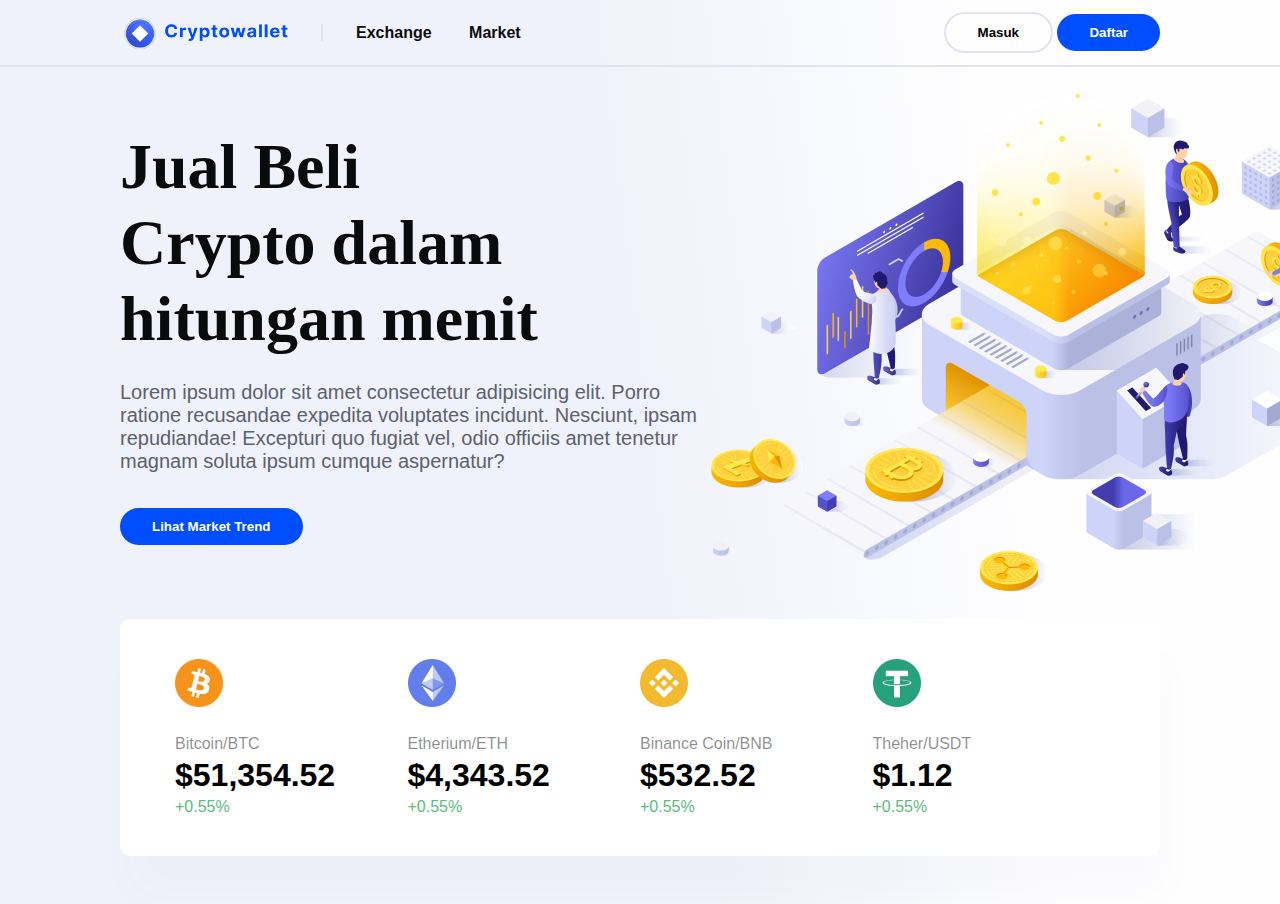
<file: index.html>
<!DOCTYPE html>
<html lang="en">
<head>
    <meta charset="UTF-8">
    <meta http-equiv="X-UA-Compatible" content="IE=edge">
    <meta name="viewport" content="width=device-width, initial-scale=1.0">
    <link rel="stylesheet" href="./style.css">
    <link rel="icon" href="./assets/icon.svg">
    <title>Crypto Wallet</title>
</head>
<body>
    <!-- Header -->
    <div class="header" >
        <div class="header-menu">
            <img class="image-logo" src="/assets/logo.png" alt="logo image">
            <img class="image-logo-text" src="/assets/logo-text.png" alt="logo text">
            <ul>
                <li class="nav-list" > <a href="">Exchange</a> </li>
                <li class="nav-list"> <a href="">Market</a> </li>
            </ul>
        </div>
        <div class="header-action" >
            <button class="btn btn-secondary" >Masuk</button>
            <button class="btn btn-primary" id="btnRegister">Daftar</button>
        </div>
    </div>
    <!-- End Header -->
    <!-- Hero -->
    <div class="hero" >
        <div class="hero-text">
            <h1>Jual Beli <br> Crypto dalam <br> hitungan menit</h1>
            <p>Lorem ipsum dolor sit amet consectetur adipisicing elit. Porro ratione recusandae expedita voluptates incidunt. Nesciunt, ipsam repudiandae! Excepturi quo fugiat vel, odio officiis amet tenetur magnam soluta ipsum cumque aspernatur?</p>
            <button class="btn btn-primary">Lihat Market Trend</button>
        </div>
        <div class="hero-image">
            <img src="/assets/hero.png" alt="hero image">
        </div>
    </div>
    <!-- End Hero -->
    <!-- Info -->
    <div class="info">
        <div class="info-card">
            <div class="info-list">
                <img src="/assets/icon1.png" alt="icon1 image">
                <div class="text-header">Bitcoin/BTC</div>
                <h4 >$51,354.52</h4>
                <div class="text-desc">+0.55%</div>
            </div>
            <div class="info-list">
                <img src="/assets/icon2.png" alt="icon1 image">
                <div class="text-header">Etherium/ETH</div>
                <h4>$4,343.52</h4>
                <div class="text-desc">+0.55%</div>
            </div>
            <div class="info-list">
                <img src="/assets/icon3.png" alt="icon1 image">
                <div class="text-header">Binance Coin/BNB</div>
                <h4>$532.52</h4>
                <div class="text-desc">+0.55%</div>
            </div>
            <div class="info-list">
                <img src="/assets/icon4.png" alt="icon1 image">
                <div class="text-header">Theher/USDT</div>
                <h4>$1.12</h4>
                <div class="text-desc">+0.55%</div>
            </div>
        </div>
    </div>
    <!-- End Info -->
    <!-- Modal -->
    <div class="modal" id="modalRegister">
        <div class="modal-content">
            <div class="modal-close">
                <span class="icon-close">&times;</span>
            </div>
            <h4>Daftar ke Crypto Wallet</h4>
           <div class="modal-desc">
            Sudah punya akun ? <a href="#" alt="masuk">Masuk disini</a>
           </div>
           <form action="#">
            <div class="form-input">
                <label for="">Email</label>
                <input type="email" placeholder="Masukkan Email">
            </div>
            <div class="form-input">
                <label for="">Kata Sandi</label>
                <input type="password" placeholder="Masukkan kata sandi">
            </div>
            <div class="form-input">
                <label for="">Ulangi Kata Sandi</label>
                <input type="password" placeholder="Ulangi kata sandi">
            </div>
            <button class="btn btn-primary btn-block">Daftar</button>
           </form>
           <div class="modal-footer">
            Dengan klik mendaftar saya menyetujui <a href="#"> Syarat dan Ketentuan</a>
            serta <a href="#">Kebijakan Privasi</a> &copy;Cryptowallet
           </div>
        </div>
    </div>
    <!-- End Modal -->

    <script>
        var btnRegister = document.getElementById
        ("btnRegister");
        var modalRegister =  document.getElementById
        ("modalRegister")
        var btnCloseModal = document.getElementsByClassName
        ("icon-close")[0]

        btnRegister.onclick = function () {
            // console.log("Button Registered")
            modalRegister.style.display = "flex"
        };
        
        btnCloseModal.onclick = function() {
            modalRegister.style.display = "none"
        };

        window.onclick = function() {
            console.log("window is closed")
            if (event.target == modalRegister) {
                modalRegister.style.display = "none"
            }
        }
    </script>
    <br>
    <br>
</body>
</html>
</file>
<file: style.css>
h1 {
    
width: 584px;
height: 228px;

font-family: 'Poppins';
font-style: normal;
font-weight: 700;
font-size: 64px;
line-height: 76px;
/* or 119% */


color: #0A0B0D;


/* Inside auto layout */

flex: none;
order: 0;
align-self: stretch;
flex-grow: 0;
}





* {
    margin: 0;
    padding: 0;
    font-family: Arial, Helvetica, sans-serif;
    box-sizing: border-box;
}

body {
    background-image: linear-gradient(82.94deg, #F0F2FB 50.57%, #FEFEFF 77.18%);
}

.header {
    display:flex;
    justify-content: space-between;
    align-items: center;
    padding: 12px 120px;
    border-bottom: 2px solid #E1E3EF;

}

.header-menu {
    display: flex;
    align-items: center;
}

.header-menu .image-logo {
width: 40px;

}

.header-menu .image-logo-text {
width: 163px;
padding-right: 33px;
padding-left: 5px;
border-right: 2px solid #E1E3EF;
}

.nav-list {
    display: inline;
    margin-left: 33px;
    
}
.nav-list a {
font-weight: 600;
text-decoration: none;
color: #0B0C0E;
}

.btn {
    padding: 11px 32px;
    border-radius: 30px;
    font-weight: bold;
    cursor: pointer;
}

.btn-primary {
    background-color: #004EFF;
    border: none;
    color: white;
   
}

.btn-secondary {
    background-color: transparent;
    border: 2px solid #E1E3EF;
    color: black;
    
}

.btn-block {
    width: 100%;
    display: block;
}

.hero {
    display: flex;
    align-items: center;
    justify-content: space-between;
    padding: 12px 120px;
}

.hero-text h1 {
    font-size: 64px;

}

.hero-text p {
    font-size: 20px;
    color: #5B616E;
    margin: 24px 0 35px;
}

.info {
    padding: 12px 120px;

}

.info-card{
    background-color: #FFFFFF;
    border-radius: 10px;
    padding: 40px 55px;
    display: flex;
    box-shadow: 8px 40px 40px rgba(63, 70, 77, 0.02);
}

.info-list {
    flex: 1;
}

.info-list img {
    margin-bottom: 24px;
}

.info-list h4 {
    font-size: 32px;
    margin: 4px 0;
}

.info-list .text-header {
    color: rgba(10, 11, 13, 0.48);;
}

.info-list .text-desc {
    color: #58BD7D;
}

.modal {
    width: 100%;
    height: 100%;
    background-color: rgba(10, 11, 13, 0.4);
    position: fixed;
    top: 0;
    display: none;
}

.modal-content {
    background-color: #fefefe;
    padding: 20px;
    width: 30%;
    margin: auto;
    border-radius: 12px;
    border: 2px solid #E1E3EF;
}

.modal-close {
    width: 40px;
    height: 40px;
    border: 2px solid #E1E3EF;
    border-radius: 20px;
    display: flex;
    align-items: center;
    justify-content: center;
    float: right;
}

.icon-close {
    font-size: 28px;
    font-weight: bold;
    cursor: pointer;
    color: #23252F;
}

.modal-content h4{
    font-size: 24px;
}

.modal-desc {
    margin: 10px 0;
    color: #5b616e;
    font-size: 14px;
}

a {
    text-decoration: none;
}

.form-input {
    margin: 10px 0;
}

.modal-content form {
    margin: 10px 0;
}

.form-input label {
    display: block;
    margin-bottom: 5px;
    font-size: 12px;
    font-weight: bold;
}

.form-input input {
    width: 100%;
    padding: 12px 16px;
    border-radius: 12px;
    border: 2px solid #E1E3EF;

}

.modal-footer {
    margin-top: 10px;
    font-size: 14px;
    text-align: center;
    color: #5b616e;
}

@media ( max-width: 576px) {
    .header, .hero, .info {
        padding: 12px 30px;
    }

    .header-menu .image-logo-text {
        display: none;
    }
    .btn {
        padding: 8px 22px;
        font-size: 12px;
    }
    .btn-secondary {
        display: none;
    }
    
    
    .nav-list {
        margin-left: 10px;
        font-size: 12px;
    }

    .hero-image {
        display: none;
    }
    .hero-text {
        text-align: center;
    }
    .hero-text h1 {
        font-size: 30px;
        margin-top: 10px;
    }
    .hero-text p {
        font-size: 13px;
        margin: 20px 0;
    }

    .info-card {
        padding: 20px;
        flex-direction: column;
        align-items: center;
        text-align: center;
    }
    .info-list img {
        margin-bottom: 5px;

    }
    .info-list h4{
        font-size: 20px;
    }

    .info-list .text-header , .text-header {
        font-size: 13px;
    }
    .info-list {
        margin: 10px 0;
    }

    .modal-content {
        width: 80%;

    }
}
</file>
